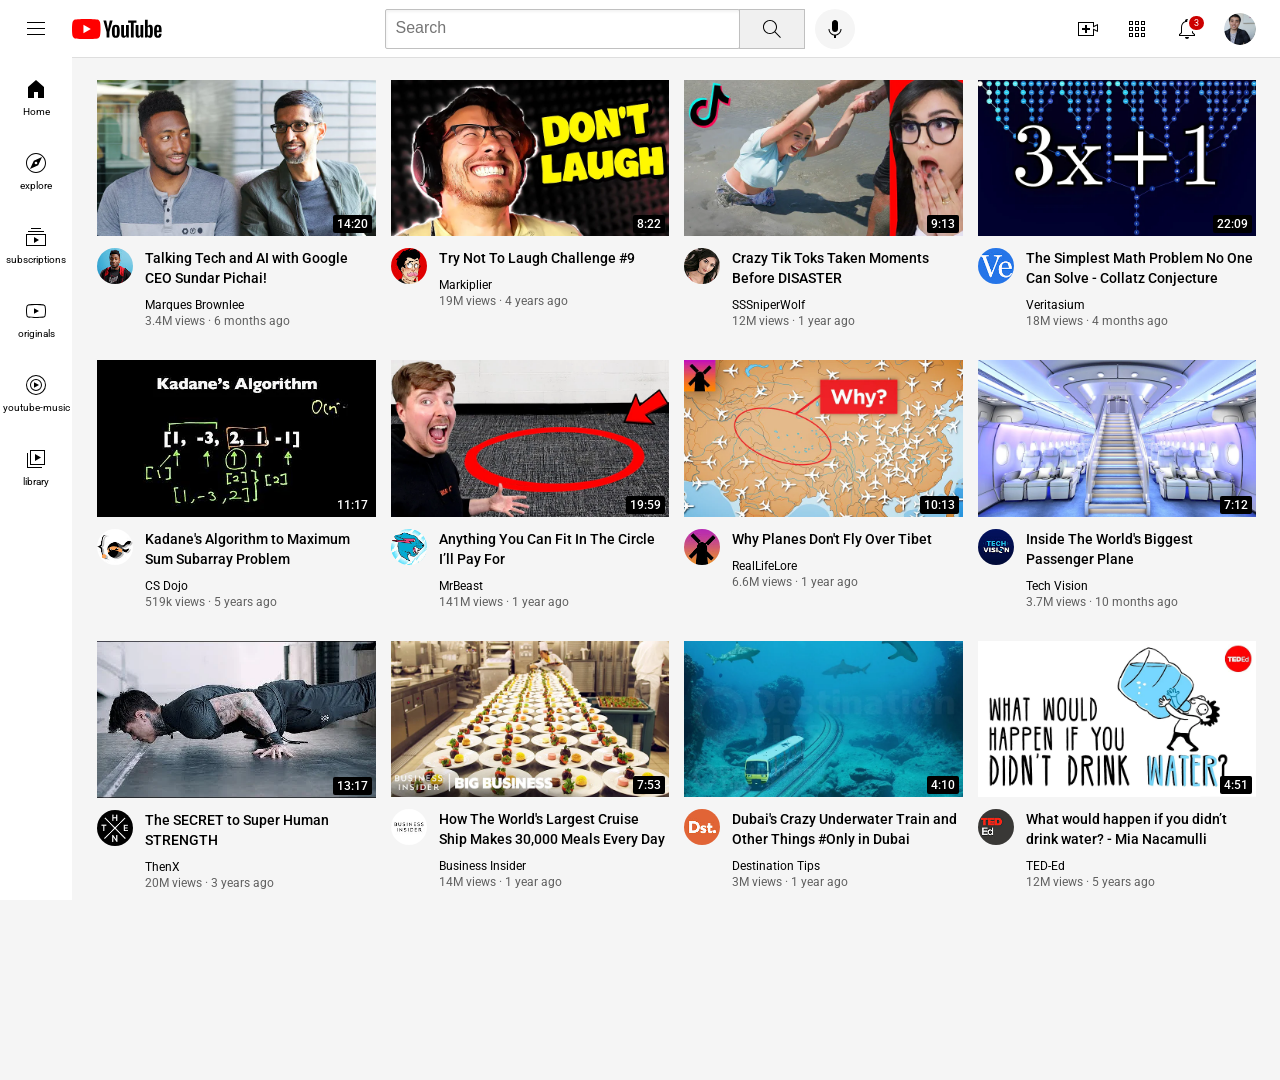
<file: index.html>
<!DOCTYPE html>
<html>
    <head>
        <title> Virtual youtube</title>
        <link rel="stylesheet" type="text/css" href="youtube.css">
        <link rel="preconnect" href="https://fonts.googleapis.com">
        <link rel="preconnect" href="https://fonts.gstatic.com" crossorigin>
        <link href="https://fonts.googleapis.com/css2?family=Roboto:wght@400;500;700&display=swap" rel="stylesheet">
    </head>
    <body class="body">
    <header class="header">
        <div class="left-one">
            <img class="hamburger-menu" src="svg files/hamburger-menu.svg">
            <img class="youtube-logo" src="svg files/youtube-logo.svg">
        </div>
        <div class="middle-one">
            <input class="search-bar" type="text" placeholder="Search">
            <button class="search-button">
                <img class="search-icon" src="svg files/search.svg">
                <div class="tool-tip">search</div>
            </button>
            <button class="voice-search">
                <img  class="voice-search-icon" src="svg files/voice-search-icon.svg">
                <div class="tool-tip">Search with your voice</div>
            </button>
        </div>
        <div class="right-one">
            <div class="tool-tip-container">
                <img class="upload-icon" src ="svg files/upload.svg">
                <div class="tool-tip">Create</div>
            </div>
            <div class="tool-tip-container">
                <img class="apps-icon" src ="svg files/youtube-apps.svg">
                <div class="tool-tip">YouTube apps</div>
            </div> 
            <div class="tool-tip-container">
                    <img class="notifications-icon" src ="svg files/notifications.svg">
                    <div class="notifications-count">
                        3
                    </div>
                    <div class="tool-tip">notifications</div>
            </div>
                <img class="channel-img" src ="pics/my-channel.jpeg">
        </div>
    </header>
    <nav class="side-bar">
        <div class="side-bar-link">
            <img class="icons" src="svg files/home.svg">
            <div class="captions">Home</div>
        </div>
        <div class="side-bar-link">
            <img class="icons" src="svg files/explore.svg">
            <div class="captions">explore</div>
        </div>
        <div class="side-bar-link">
            <img  class="icons" src="svg files/subscriptions.svg">
            <div class="captions">subscriptions</div>
        </div>
        <div class="side-bar-link">
            <img  class="icons" src="svg files/originals.svg">
            <div class="captions">originals</div>
        </div>
        <div class="side-bar-link">
            <img class="icons" src="svg files/youtube-music.svg">
            <div class="captions">youtube-music</div>
        </div>
        <div class="side-bar-link">
            <img class="icons" src="svg files/library.svg">
            <div class="captions">library</div>
        </div>
    </nav>
        <main>
        <section class="video-grid">
            <div class="video-card">
                <div class="thumbnail-row">
                    <a href="https://www.youtube.com/watch?v=n2RNcPRtAiY">
                    <img class="video-thumbnail" src="pics/sundarpichai.webp"></a>
                    <div class="video-time">
                        14:20
                    </div>
                </div>
               
                <div class="video-info-grid">
                    <div class="channel-pic">
                        <a href="https://www.youtube.com/c/mkbhd">
                        <img class="prof-pic" src="channel images/channel-1.jpeg"></a>
                    </div>
                    <div >
                        <p class="video-title">
                            <a class="video-link" href="https://www.youtube.com/watch?v=n2RNcPRtAiY">Talking Tech and AI with Google CEO Sundar Pichai!</p></a>
                        <p class="channel-name">
                            <a class="channel-link" href="https://www.youtube.com/c/mkbhd">Marques Brownlee</a>
                        </p>
                        <p class="video-status">3.4M views &#183; 6 months ago</p>
                    </div>
                </div>
                </div>  
                <div class="video-card">
                <div class="thumbnail-row">
                    <a href="https://www.youtube.com/watch?v=mP0RAo9SKZk">
                    <img class="video-thumbnail" src="pics/laugh.webp"></a>
                    <div class="video-time">
                        8:22
                    </div>
                </div>
                <div class="video-info-grid">
                    <div class="channel-pic">
                        <a href="https://www.youtube.com/c/markiplier">
                        <img class="prof-pic" src="channel images/channel-2.jpeg"></a>
                    </div>
                    <div >
                        <p class="video-title">
                            <a class="video-link" href="https://www.youtube.com/watch?v=mP0RAo9SKZk">Try Not To Laugh Challenge #9</a>
                        </p>
                        <p class="channel-name">
                            <a class="channel-link" href="https://www.youtube.com/c/markiplier">Markiplier</a>
                        </p>
                        <p class="video-status">19M views &#183; 4 years ago</p>
                    </div>
                </div>
                </div>
                <div class="video-card">
                    <div class="thumbnail-row">
                        <a href="https://www.youtube.com/watch?v=FgjPQQeTh1w">
                        <img class="video-thumbnail" src="pics/shocking.webp"></a>
                        <div class="video-time">
                            9:13
                        </div>
                    </div>
                    <div class="video-info-grid">
                        <div class="channel-pic">
                            <a href="https://www.youtube.com/user/SSSniperWolf">
                            <img class="prof-pic" src="channel images/channel-3.jpeg"></a>
                        </div>
                        <div >
                        <p class="video-title">
                            <a class="video-link" href="https://www.youtube.com/watch?v=FgjPQQeTh1w">Crazy Tik Toks Taken Moments Before DISASTER</a>
                        </p>
                            <p class="channel-name">
                                <a class="channel-link" href="https://www.youtube.com/user/SSSniperWolf">SSSniperWolf</a>
                            </p>
                            <p class="video-status">12M views &#183; 1 year ago</p>
                        </div>
                    </div>
                    </div>
                    <div class="video-card">
                        <div class="thumbnail-row">
                            <a href="https://www.youtube.com/watch?v=094y1Z2wpJg">
                            <img class="video-thumbnail" src="pics/maths.webp"></a>
                            <div class="video-time">
                                22:09
                            </div>
                        </div>
                        <div class="video-info-grid">
                            <div class="channel-pic">
                                <a href="https://www.youtube.com/c/veritasium">
                                <img class="prof-pic" src="channel images/channel-4.jpeg"></a>
                            </div>
                            <div >
                                <p class="video-title">
                                    <a class="video-link" href="https://www.youtube.com/watch?v=094y1Z2wpJg">The Simplest Math Problem No One Can Solve - Collatz Conjecture</a>
                                </p>
                                <p class="channel-name">
                                    <a class="channel-link" href="https://www.youtube.com/c/veritasium">Veritasium</a>
                                </p>
                                <p class="video-status">18M views &#183; 4 months ago</p>
                            </div>
                        </div>
                    </div>
                    <div class="video-card">
                        <div class="thumbnail-row">
                            <a href="https://www.youtube.com/watch?v=86CQq3pKSUw">
                            <img class="video-thumbnail" src="pics/algorithm.webp"></a>
                            <div class="video-time">
                                11:17
                            </div>
                        </div>
                        <div class="video-info-grid">
                            <div class="channel-pic">
                                <a href="https://www.youtube.com/c/CSDojo">
                                <img class="prof-pic" src="channel images/channel-5.jpeg"></a>
                            </div>
                            <div >
                                <p class="video-title">
                                    <a class="video-link" href="https://www.youtube.com/watch?v=86CQq3pKSUw">Kadane's Algorithm to Maximum Sum Subarray Problem</a>
                                </p>
                                <p class="channel-name">
                                    <a class="channel-link" href="https://www.youtube.com/c/CSDojo">CS Dojo</a>
                                </p>
                                <p class="video-status">519k views &#183; 5 years ago</p>
                            </div>
                        </div>
                    </div>
                    <div class="video-card">
                        <div class="thumbnail-row">
                            <a href="https://www.youtube.com/watch?v=yXWw0_UfSFg">
                            <img class="video-thumbnail" src="pics/spotting.webp"></a>
                            <div class="video-time">
                                19:59
                            </div>
                        </div>
                        <div class="video-info-grid">
                            <div class="channel-pic">
                                <a href="https://www.youtube.com/channel/UCX6OQ3DkcsbYNE6H8uQQuVA">
                                <img class="prof-pic" src="channel images/channel-6.jpeg"></a>
                            </div>
                            <div >
                                <p class="video-title">
                                    <a class="video-link" href="https://www.youtube.com/watch?v=yXWw0_UfSFg">Anything You Can Fit In The Circle I’ll Pay For</a>
                                </p>
                                <p class="channel-name">
                                    <a class="channel-link" href="https://www.youtube.com/channel/UCX6OQ3DkcsbYNE6H8uQQuVA">MrBeast</a>
                                </p>
                                <p class="video-status">141M views &#183; 1 year ago</p>
                            </div>
                        </div>
                    </div>
                    <div class="video-card">
                        <div class="thumbnail-row">
                            <a href="https://www.youtube.com/watch?v=fNVa1qMbF9Y">
                            <img class="video-thumbnail" src="pics/why.webp"></a>
                            <div class="video-time">
                                10:13
                            </div>
                        </div>
                        <div class="video-info-grid">
                            <div class="channel-pic">
                                <a href="https://www.youtube.com/channel/UCP5tjEmvPItGyLhmjdwP7Ww">
                                <img class="prof-pic" src="channel images/channel-7.jpeg"></a>
                            </div>
                            <div >
                                <p class="video-title">
                                    <a class="video-link" href="https://www.youtube.com/watch?v=fNVa1qMbF9Y">Why Planes Don't Fly Over Tibet</a>
                                </p>
                                <p class="channel-name">
                                    <a class="channel-link" href="https://www.youtube.com/channel/UCP5tjEmvPItGyLhmjdwP7Ww">RealLifeLore</a>
                                </p>
                                <p class="video-status">6.6M views &#183; 1 year ago</p>
                            </div>
                        </div>
                    </div>
                    <div class="video-card">
                        <div class="thumbnail-row">
                            <a href="https://www.youtube.com/watch?v=lFm4EM1juls">
                            <img class="video-thumbnail" src="pics/airplane.webp"></a>
                            <div class="video-time">
                                7:12
                            </div>
                        </div>
                        <div class="video-info-grid">
                            <div class="channel-pic">
                                <a href="https://www.youtube.com/channel/UCHAK6CyegY22Zj2GWrcaIxg">
                                <img class="prof-pic" src="channel images/channel-8.jpeg"></a>
                            </div>
                            <div >
                                <p class="video-title">
                                    <a class="video-link" href="https://www.youtube.com/watch?v=lFm4EM1juls">Inside The World's Biggest Passenger Plane</a>
                                </p>
                                <p class="channel-name">
                                    <a class="channel-link" href="https://www.youtube.com/channel/UCHAK6CyegY22Zj2GWrcaIxg">Tech Vision</a>
                                </p>
                                <p class="video-status">3.7M views &#183; 10 months ago</p>
                            </div>
                        </div>
                    </div>
                    <div class="video-card">
                        <div class="thumbnail-row">
                            <a href="https://www.youtube.com/watch?v=ixmxOlcrlUc">
                            <img class="video-thumbnail" src="pics/excercise.webp"></a>
                            <div class="video-time">
                                13:17
                            </div>
                        </div>
                        <div class="video-info-grid">
                            <div class="channel-pic">
                                <a href="https://www.youtube.com/c/OFFICIALTHENXSTUDIOS">
                                <img class="prof-pic" src="channel images/channel-9.jpeg"></a>
                            </div>
                            <div >
                                <p class="video-title">
                                    <a class="video-link" href="https://www.youtube.com/watch?v=ixmxOlcrlUc">The SECRET to Super Human STRENGTH</a>
                                </p>
                                <p class="channel-name">
                                    <a class="channel-link" href="https://www.youtube.com/c/OFFICIALTHENXSTUDIOS">ThenX</a>
                                </p>
                                <p class="video-status">20M views &#183; 3 years ago</p>
                            </div>
                        </div>
                    </div>
                    <div class="video-card">
                        <div class="thumbnail-row">
                            <a href="https://www.youtube.com/watch?v=R2vXbFp5C9o">
                            <img class="video-thumbnail" src="pics/food.webp"></a>
                            <div class="video-time">
                                7:53
                            </div>
                        </div>
                        <div class="video-info-grid">
                            <div class="channel-pic">
                                <a href="https://www.youtube.com/user/businessinsider">
                                <img class="prof-pic" src="channel images/channel-10.jpeg"></a>
                            </div>
                            <div >
                                <p class="video-title">
                                    <a class="video-link" href="https://www.youtube.com/watch?v=R2vXbFp5C9o">How The World's Largest Cruise Ship Makes 30,000 Meals Every Day</a>
                                </p>
                                <p class="channel-name">
                                    <a class="channel-link" href="https://www.youtube.com/user/businessinsider">Business Insider</a>
                                </p>
                                <p class="video-status">14M views &#183; 1 year ago</p>
                            </div>
                        </div>
                    </div>
                    <div class="video-card">
                        <div class="thumbnail-row">
                            <a href="https://www.youtube.com/watch?v=0nZuYyXET3s">
                            <img class="video-thumbnail" src="pics/underwater.webp"></a>
                            <div class="video-time">
                                4:10
                            </div>
                        </div>
                        <div class="video-info-grid">
                            <div class="channel-pic">
                                <a href="https://www.youtube.com/c/Destinationtips">
                                <img class="prof-pic" src="channel images/channel-11.jpeg"></a>
                            </div>
                            <div >
                                <p class="video-title">
                                    <a class="video-link" href="https://www.youtube.com/watch?v=0nZuYyXET3s">Dubai's Crazy Underwater Train and Other Things #Only in Dubai</a>
                                </p>
                                <p class="channel-name">
                                    <a class="channel-link" href="https://www.youtube.com/c/Destinationtips">Destination Tips</a>
                                </p>
                                <p class="video-status">3M views &#183; 1 year ago</p>
                            </div>
                        </div>
                    </div>
                    <div class="video-card">
                        <div class="thumbnail-row">
                            <a href="https://www.youtube.com/watch?v=9iMGFqMmUFs">
                            <img class="video-thumbnail" src="pics/water.webp"></a>
                            <div class="video-time">
                                4:51
                            </div>
                        </div>
                        <div class="video-info-grid">
                            <div class="channel-pic">
                                <a href="https://www.youtube.com/teded">
                                <img class="prof-pic" src="channel images/channel-12.jpeg"></a>
                            </div>
                            <div >
                                <p class="video-title">
                                    <a class="video-link" href="https://www.youtube.com/watch?v=9iMGFqMmUFs">What would happen if you didn’t drink water? - Mia Nacamulli</a>
                                </p>
                                <p class="channel-name">
                                    <a class="channel-link" href="https://www.youtube.com/teded">TED-Ed</a>
                                </p>
                                <p class="video-status">12M views &#183; 5 years ago</p>
                            </div>
                        </div>
                    </div>
        </section>
    </main>
    </body>
</html>
</file>
<file: youtube.css>
.header{
    display:flex;
    flex-direction: row;
    margin-bottom: 20px;
    justify-content: space-between;
    height: 57px;
    align-items: center;
    background-color: white;
    position: fixed; 
    top:0;
    right: 0;
    left:0;
    border-bottom: 1px solid #dedede;
    z-index: 100;
   
}
.body{
    margin: 0%;
    height:1000px;
    padding: 80px 24px 0px 97px; 
    background-color: rgb(245, 245, 245);
    font-family: 'Roboto',Arial;
}
.left-one{
    display:flex;
    flex-direction: row;
    height: 24px;
    align-items: center;

}
.hamburger-menu{
    height: 24px;
    margin: 0px 24px;
}
.youtube-logo{
    height: 20px;
}
.middle-one{
    display:flex;
    flex: 1;
    max-width: 470px;
    margin-left: 60px;
    margin-right: 30px;
    align-items: center;
}
.search-bar{
    height: 36px;
    padding-left: 10px;
    border: 1px solid;
    flex:1;
    border-color: rgb(192, 192, 192);
    border-radius: 2px;
    box-shadow: inset 1px 2px 3px rgb(0,0,0,0.05);
    width:0;
}
.search-bar::placeholder{
    
    font-size: 16px;
}
.search-button{
    height: 40px;
    width: 66px;
    background-color: rgb(240, 240, 240);
    border: 1px solid rgb(192, 192, 192);
    margin-left: -1px;
    margin-right: 10px;
    
}
.search-button,.voice-search,.tool-tip-container{
    position: relative;
    display: flex;
    justify-content: center;
    align-items: center;
}
.search-button .tool-tip,.voice-search .tool-tip,.tool-tip-container .tool-tip{
    position: absolute;
    background-color: gray;
    color:white;
    padding: 4px 8px;
    border-radius: 2px;
    bottom: -37px;
    font-size: 12px;
    opacity: 0;
    transition: opacity 0.15s;
    pointer-events: none;
    white-space:nowrap;
}
.search-button:hover .tool-tip,.voice-search:hover .tool-tip,.tool-tip-container:hover .tool-tip{
    opacity: 1;
}
.search-icon{
    height:24px;
   
}
.voice-search{
    height:40px;
    width: 40px;
    border-radius: 20px;
    background-color: rgb(245, 245, 245);
    border: none
}
.voice-search-icon{
    height:24px;
    
}
.right-one{
   
    width:180px;
    display: flex;
    align-items: center;
    justify-content: space-between;
    margin-left: 29px;
    margin-right: 24px;
    flex-shrink: 0;
}
.upload-icon{
    height:24px;
}
.apps-icon{
    height:24px;
}
.notifications-icon{
    height:24px;
}
.notifications-count{
    position: absolute;
    top:-3px;
    right:-7px;
    background-color: #cc0000;
    color:white;
    border-radius:80px;
    padding: 2px 5px;
    border: 2px solid white;
    font-size: 9px;
    font-weight: 400;
}
.channel-img{
    height:32px;
    border-radius: 16px;
}
.side-bar{
    position: fixed;
    top: 55px;
    left:0;
    bottom: 0;
    width:72px;
    padding-top: 5px;
    background-color: white;
    z-index:  200;
}
.side-bar-link{
    display:flex;
    flex-direction: column;
    justify-content: center;
    align-items: center;
    height:74px;
    cursor: pointer;
}
.side-bar-link:hover{
    background-color: rgb(223, 217, 217);
}
.icons{
    height: 24px;
    margin-bottom: 5px;
}
.captions{
    font-size: 10px;
    font-weight: 400;
    text-align: center;
}

.video-grid{
    display: grid;
    grid-template-columns: 1fr 1fr 1fr 1fr;
    column-gap: 15px;
    row-gap: 16px;
}
@media (max-width:750px) {
    .video-grid{
        grid-template-columns: 1fr 1fr;
    }
}
@media (min-width:751px) and (max-width:999) {
        .video-grid{
            grid-template-columns: 1fr 1fr 1fr;
        }
    
}
@media (min-width:1000px) {
    .video-grid{
        grid-template-columns: 1fr 1fr 1fr 1fr;
    }
    
}
.video-thumbnail {
width: 100%;
margin: none;
}
.thumbnail-row{
    margin-bottom: 8px;
    position: relative;

}
.video-time{
    position:absolute;
    bottom:7px;
    right:4px;
    background-color: black;
    color: white;
    font-size: 12px;
    padding: 2px 4px;
    border-radius: 2px;
    font-weight: 500;
}

.video-info-grid{
    display: grid;
    grid-template-columns: 48px 1fr;
    
}
.channel-pic{
    vertical-align: top;
    margin-top: 0px;
}
.prof-pic{
    width:36px;
    border-radius: 50px;
}
.video-title{
    font-weight:500;
    font-size:14px;
    line-height: 20px;
    margin-top:  0px;
    margin-bottom: 10px;
}
.video-link,.channel-link{
    text-decoration: none;
    color:black;
}
.channel-name{
    font-weight: 400;
    font-size: 12px;
    color:#606060;
    margin-top: 8px;
    margin-bottom: 0px;
}
.video-status{
    font-size:12px;
    color:rgb(96,96,96);
    margin-bottom: 16px;
    margin-top: 2px;
}
#super{
    display:inline-block;
    vertical-align: top;
    margin-left: 13px;
}
</file>
